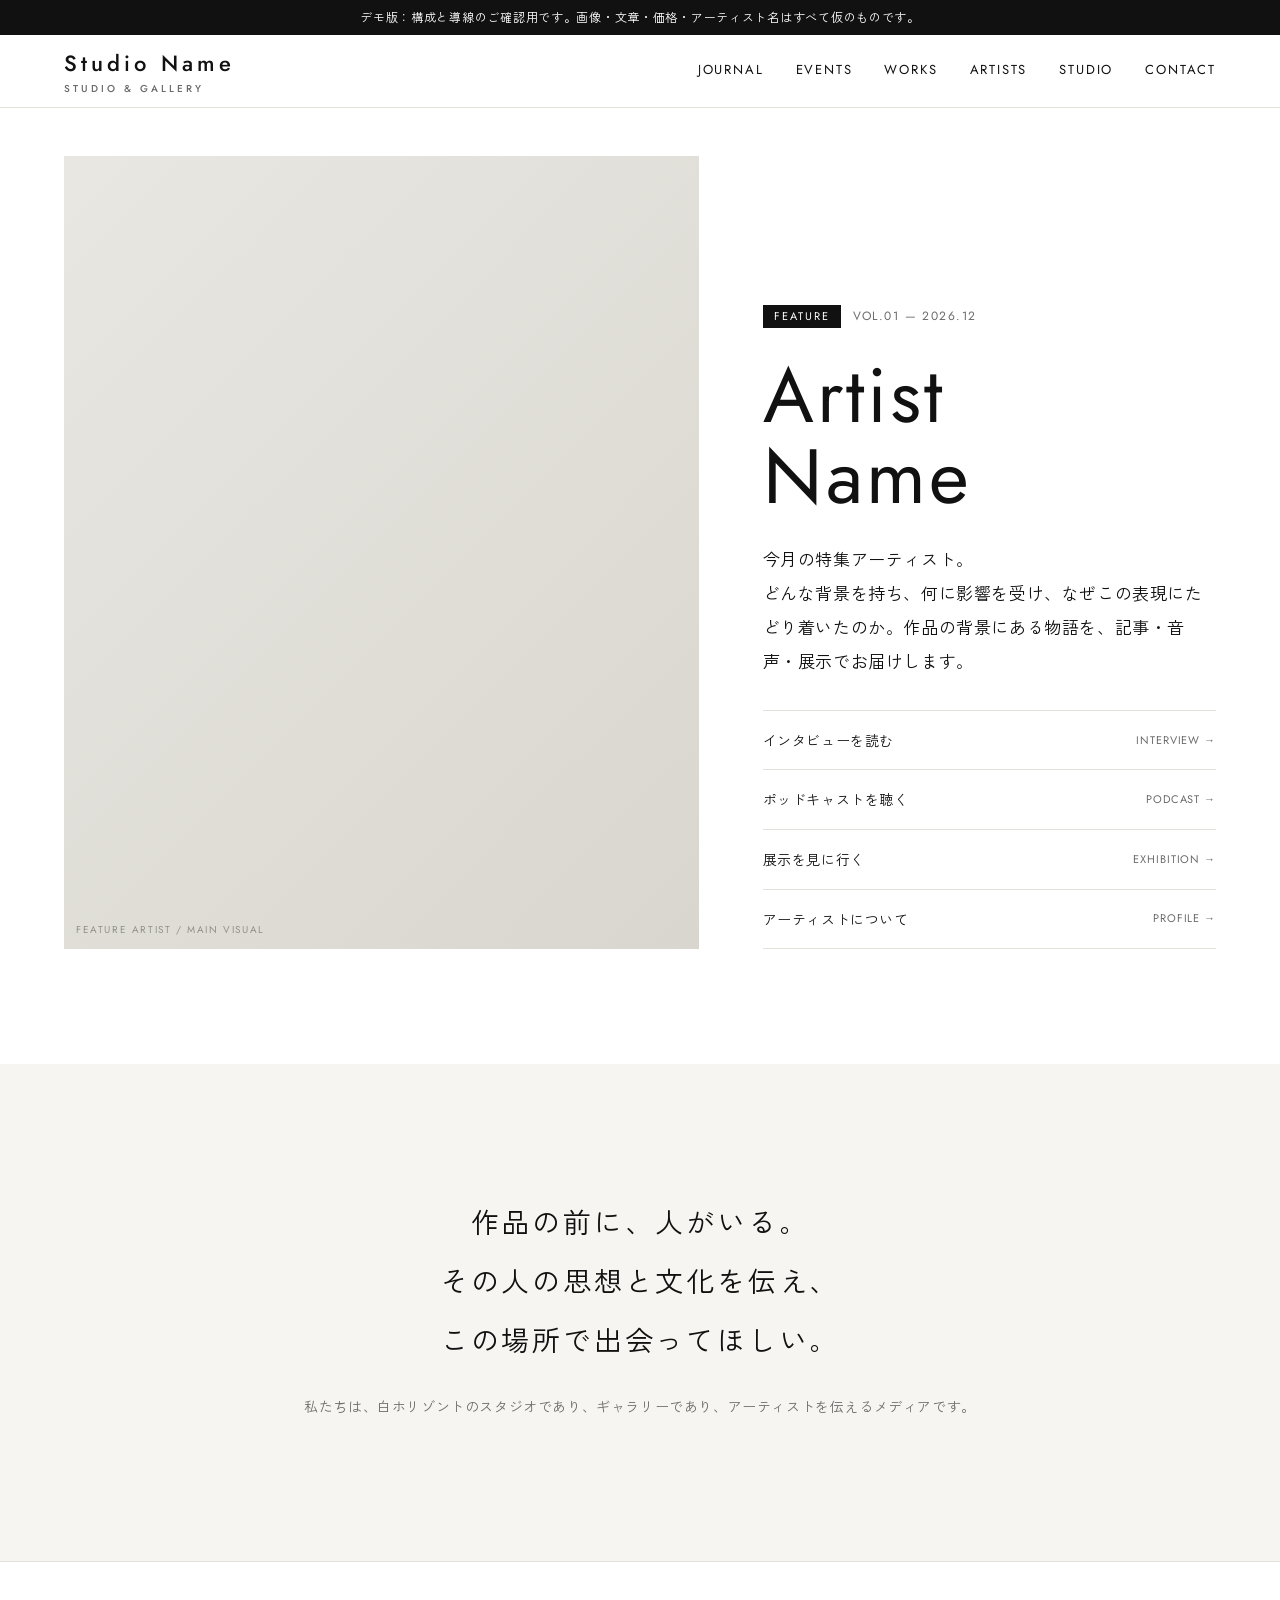
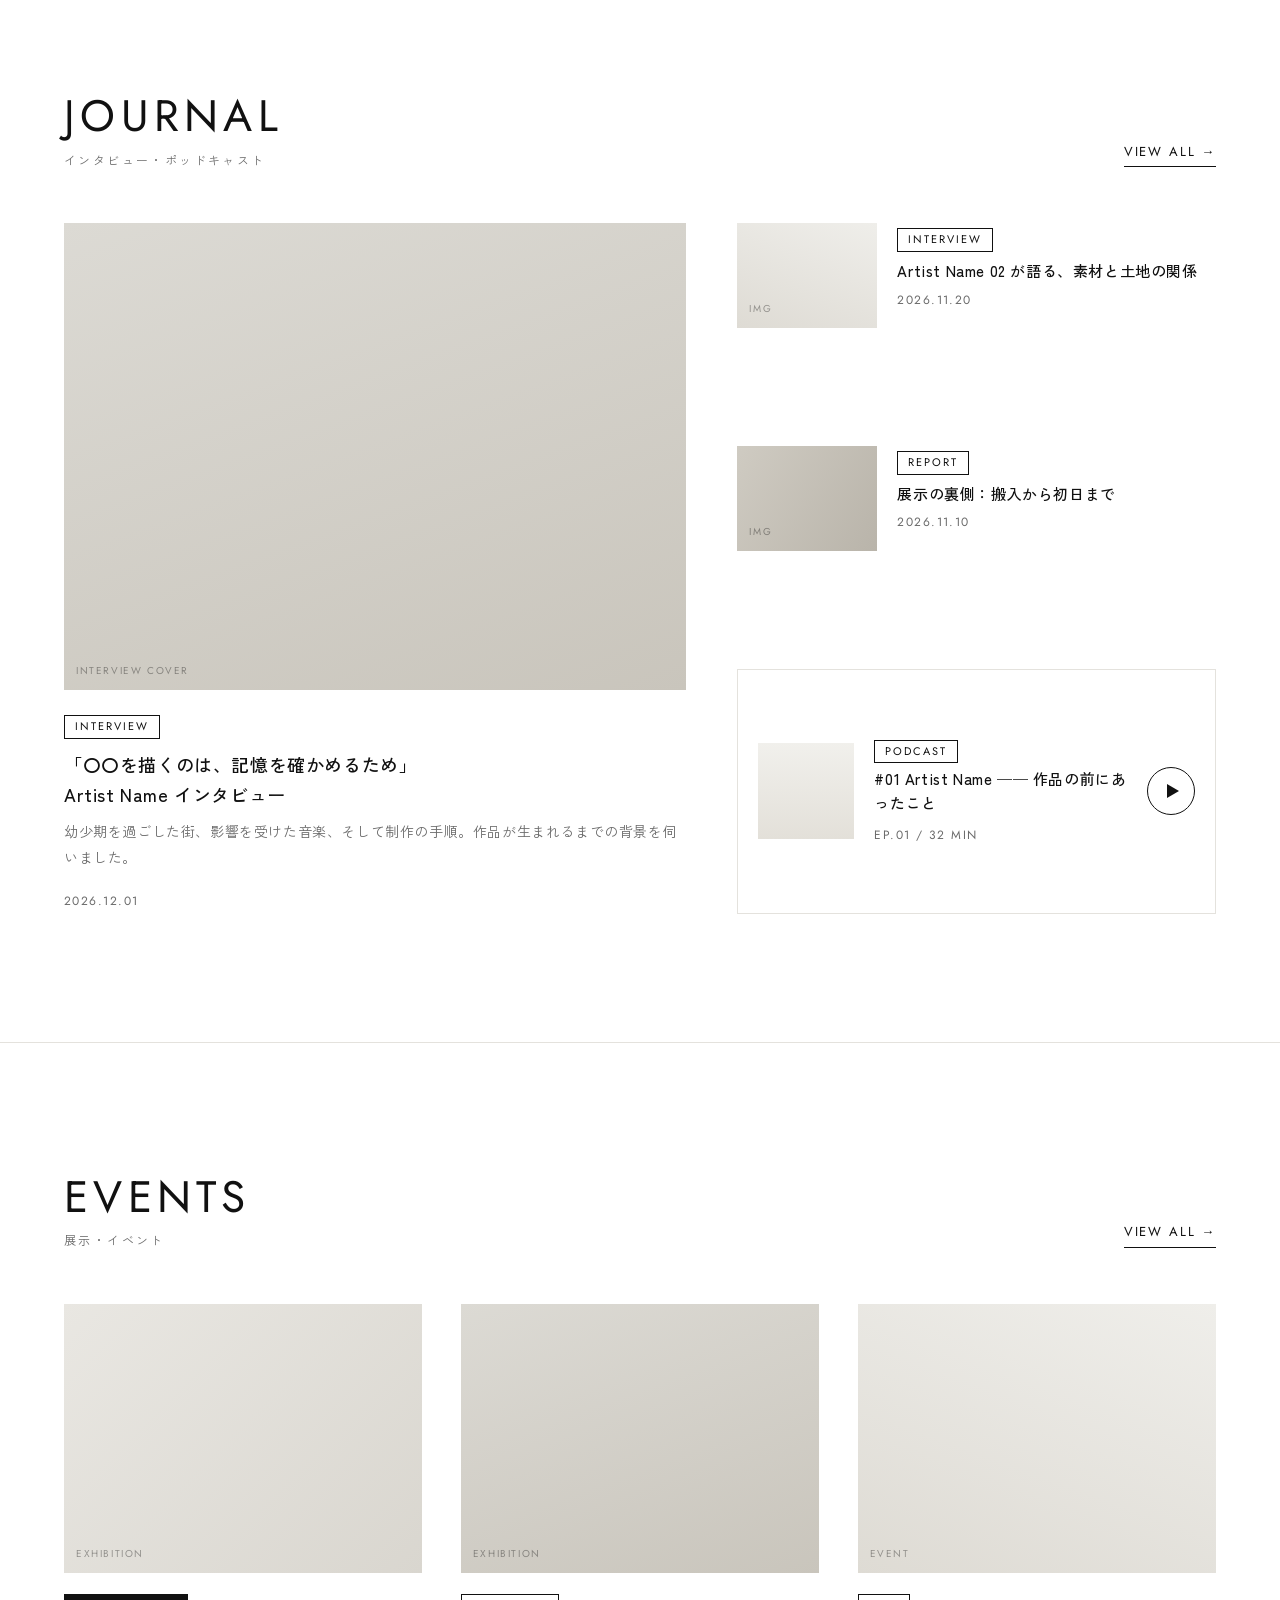
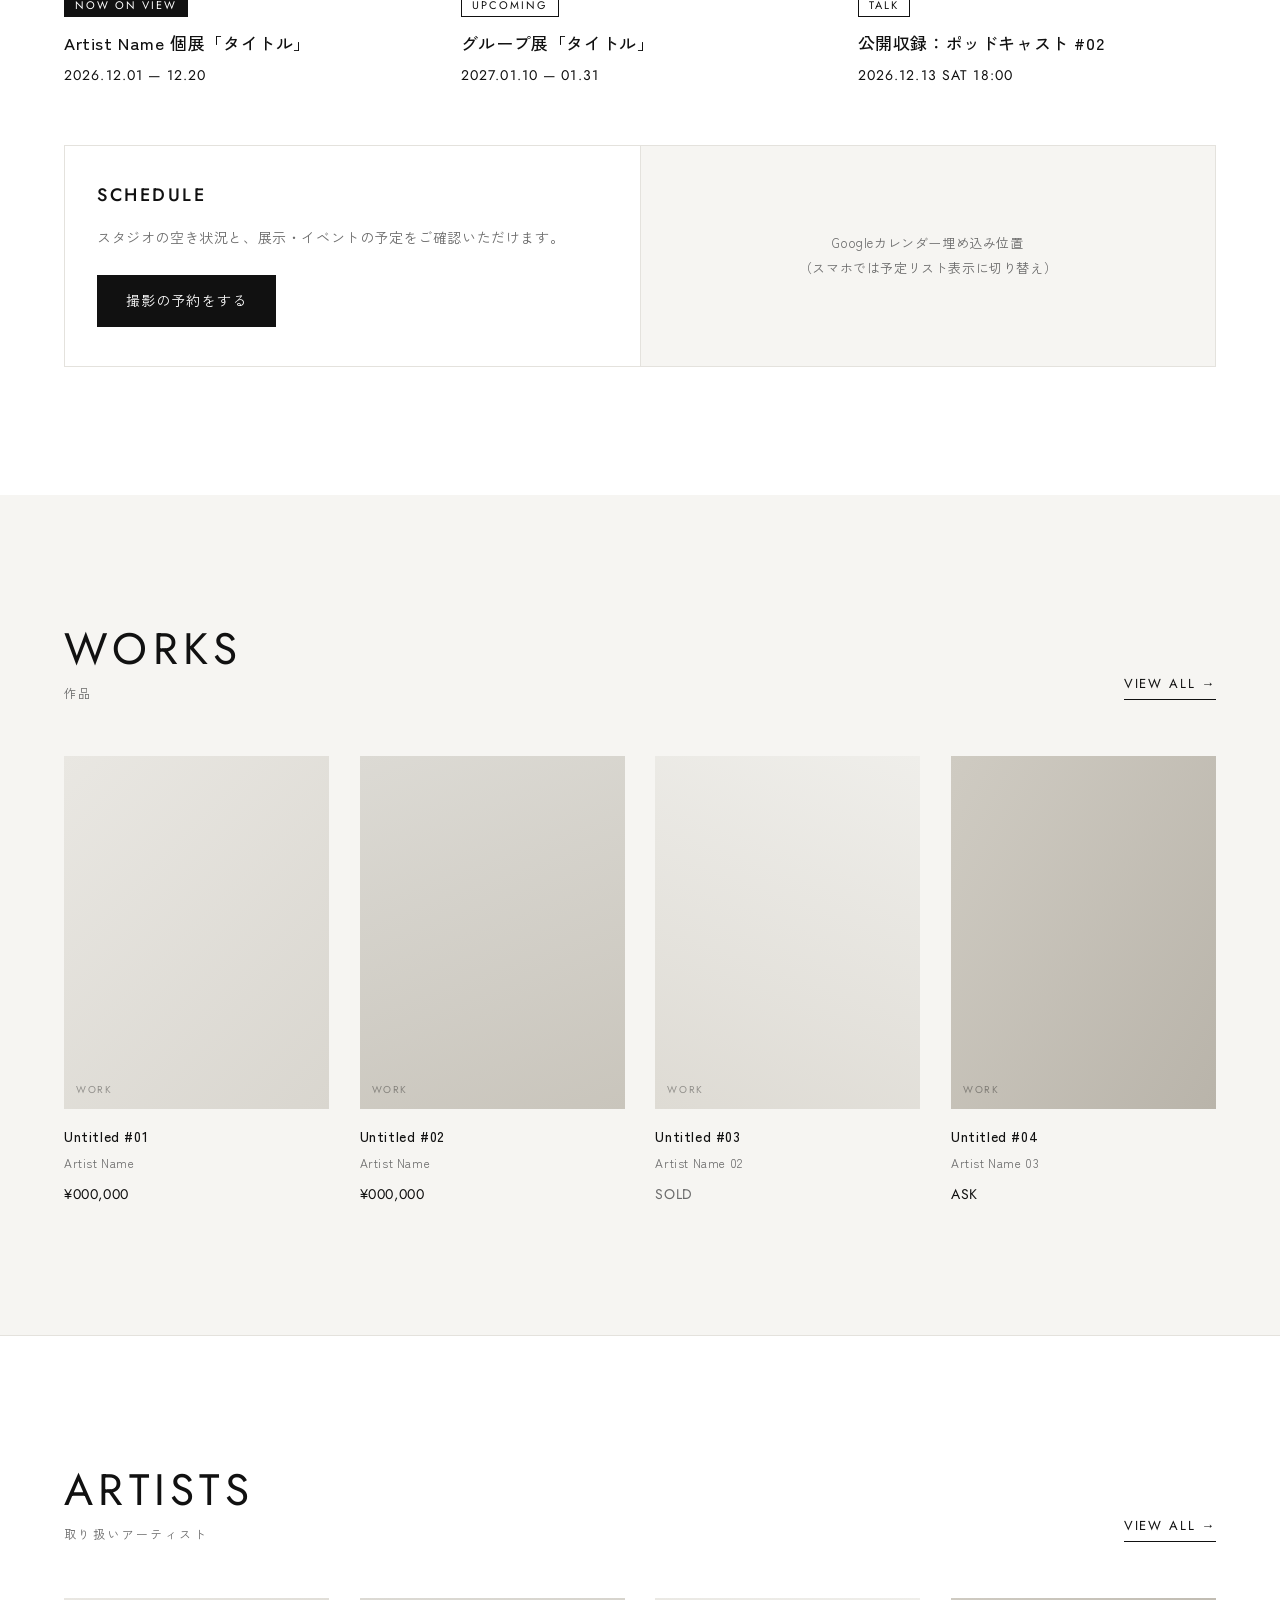
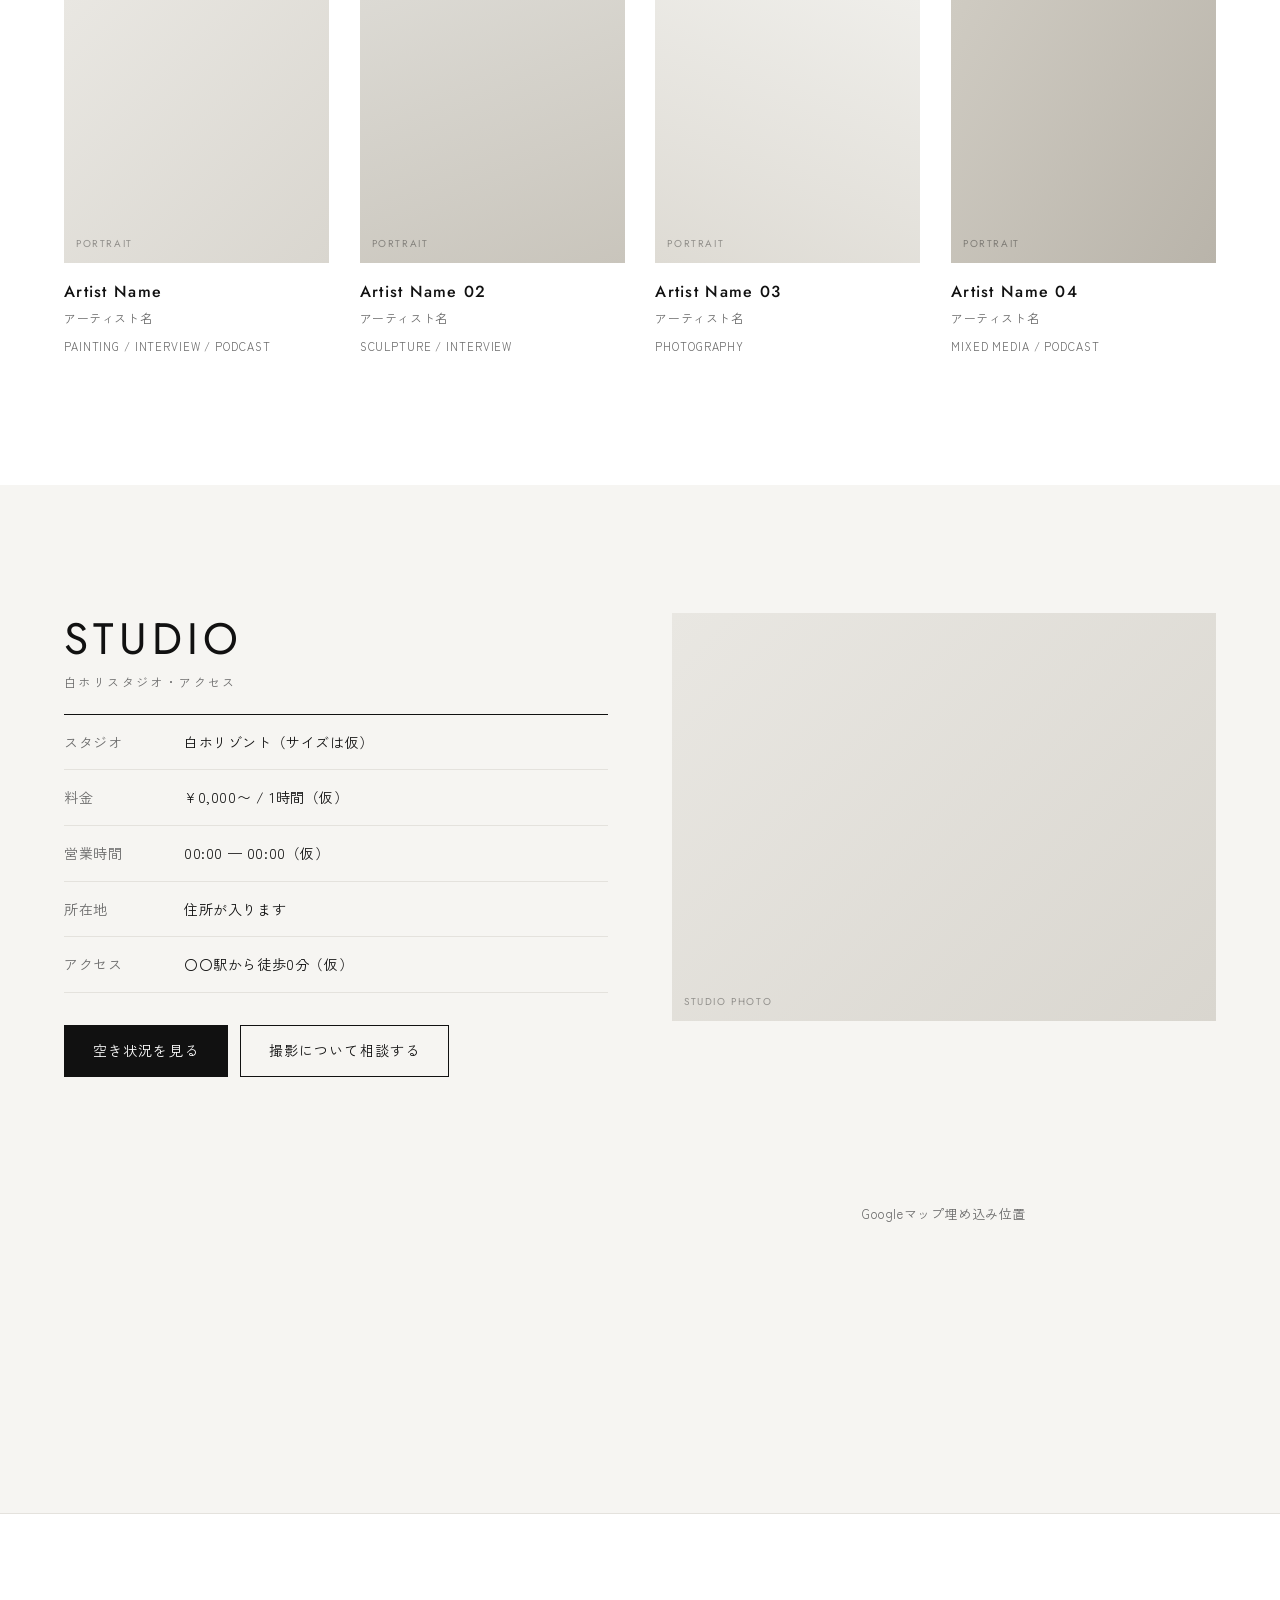
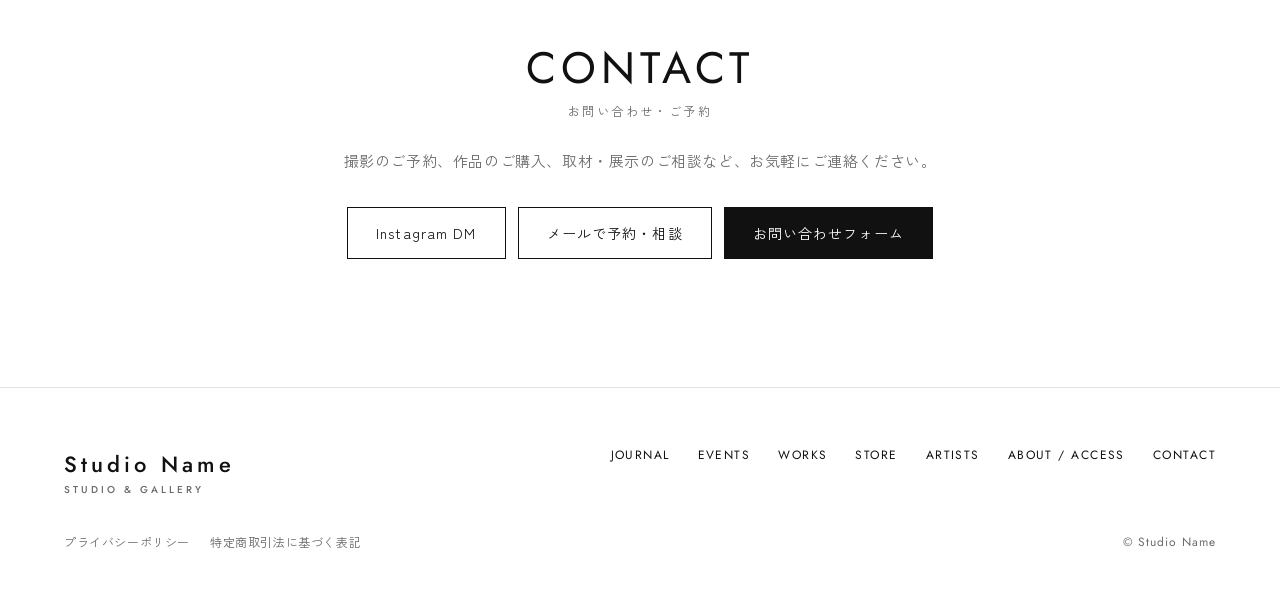
<file: index.html>
<!DOCTYPE html>
<html lang="ja">
<head>
<meta charset="UTF-8">
<meta name="viewport" content="width=device-width, initial-scale=1">
<title>Studio &amp; Gallery | Demo</title>
<meta name="robots" content="noindex">
<link rel="preconnect" href="https://fonts.googleapis.com">
<link rel="preconnect" href="https://fonts.gstatic.com" crossorigin>
<link href="https://fonts.googleapis.com/css2?family=Jost:wght@300;400;500&family=Zen+Kaku+Gothic+New:wght@400;500;700&display=swap" rel="stylesheet">
<link rel="stylesheet" href="assets/style.css">
</head>
<body>

<div class="demo-bar">デモ版：構成と導線のご確認用です。画像・文章・価格・アーティスト名はすべて仮のものです。</div>

<header class="header">
  <div class="wrap">
    <a href="index.html" class="logo">Studio Name<small>STUDIO &amp; GALLERY</small></a>
    <button class="menu-btn" aria-expanded="false">MENU</button>
    <nav class="nav">
      <a href="#journal">JOURNAL</a>
      <a href="#events">EVENTS</a>
      <a href="#works">WORKS</a>
      <a href="#artists">ARTISTS</a>
      <a href="#studio">STUDIO</a>
      <a href="#contact">CONTACT</a>
    </nav>
  </div>
</header>

<main>

  <!-- 1. Feature artist -->
  <section class="hero">
    <div class="wrap hero-grid">
      <div class="ph" data-label="FEATURE ARTIST / MAIN VISUAL"></div>
      <div>
        <div class="hero-kicker">
          <span class="label fill">FEATURE</span>
          <span class="meta">VOL.01 — 2026.12</span>
        </div>
        <h1 class="hero-title">Artist<br>Name</h1>
        <p class="hero-lead">今月の特集アーティスト。<br>どんな背景を持ち、何に影響を受け、なぜこの表現にたどり着いたのか。作品の背景にある物語を、記事・音声・展示でお届けします。</p>
        <div class="hero-links">
          <a href="journal.html"><span>インタビューを読む</span><span class="en">INTERVIEW →</span></a>
          <a href="#podcast"><span>ポッドキャストを聴く</span><span class="en">PODCAST →</span></a>
          <a href="#events"><span>展示を見に行く</span><span class="en">EXHIBITION →</span></a>
          <a href="artist.html"><span>アーティストについて</span><span class="en">PROFILE →</span></a>
        </div>
      </div>
    </div>
  </section>

  <!-- Statement -->
  <section class="sec paper statement">
    <div class="wrap">
      <p class="big">作品の前に、人がいる。<br>その人の思想と文化を伝え、<br>この場所で出会ってほしい。</p>
      <p class="small">私たちは、白ホリゾントのスタジオであり、ギャラリーであり、アーティストを伝えるメディアです。</p>
    </div>
  </section>

  <!-- 2. Journal / Podcast -->
  <section class="sec" id="journal">
    <div class="wrap">
      <div class="sec-head">
        <h2 class="sec-title">JOURNAL<span>インタビュー・ポッドキャスト</span></h2>
        <a href="journal.html" class="more">VIEW ALL</a>
      </div>
      <div class="feature-grid">
        <a href="journal.html" class="card">
          <div class="ph t2 r-land" data-label="INTERVIEW COVER"></div>
          <span class="label">INTERVIEW</span>
          <h3>「〇〇を描くのは、記憶を確かめるため」<br>Artist Name インタビュー</h3>
          <p>幼少期を過ごした街、影響を受けた音楽、そして制作の手順。作品が生まれるまでの背景を伺いました。</p>
          <span class="meta">2026.12.01</span>
        </a>
        <div class="card-list">
          <a href="journal.html" class="card card-row">
            <div class="ph t3 r-land" data-label="IMG"></div>
            <div><span class="label">INTERVIEW</span><h3>Artist Name 02 が語る、素材と土地の関係</h3><span class="meta">2026.11.20</span></div>
          </a>
          <a href="journal.html" class="card card-row">
            <div class="ph t4 r-land" data-label="IMG"></div>
            <div><span class="label">REPORT</span><h3>展示の裏側：搬入から初日まで</h3><span class="meta">2026.11.10</span></div>
          </a>
          <div class="podcast" id="podcast">
            <div class="ph t5" data-label=""></div>
            <div>
              <span class="label">PODCAST</span>
              <h4>#01 Artist Name ── 作品の前にあったこと</h4>
              <span class="meta">EP.01 / 32 MIN</span>
            </div>
            <button class="play" aria-label="再生"></button>
          </div>
        </div>
      </div>
    </div>
  </section>

  <!-- 3. Events -->
  <section class="sec" id="events">
    <div class="wrap">
      <div class="sec-head">
        <h2 class="sec-title">EVENTS<span>展示・イベント</span></h2>
        <a href="#events" class="more">VIEW ALL</a>
      </div>
      <div class="event-grid">
        <a href="#events" class="event">
          <div class="ph r-land" data-label="EXHIBITION"></div>
          <div style="margin-top:16px"><span class="label fill">NOW ON VIEW</span></div>
          <h3>Artist Name 個展「タイトル」</h3>
          <div class="date">2026.12.01 — 12.20</div>
        </a>
        <a href="#events" class="event">
          <div class="ph t2 r-land" data-label="EXHIBITION"></div>
          <div style="margin-top:16px"><span class="label">UPCOMING</span></div>
          <h3>グループ展「タイトル」</h3>
          <div class="date">2027.01.10 — 01.31</div>
        </a>
        <a href="#events" class="event">
          <div class="ph t3 r-land" data-label="EVENT"></div>
          <div style="margin-top:16px"><span class="label">TALK</span></div>
          <h3>公開収録：ポッドキャスト #02</h3>
          <div class="date">2026.12.13 SAT 18:00</div>
        </a>
      </div>

      <div class="calendar">
        <div>
          <h3 class="en" style="font-size:18px;letter-spacing:.14em">SCHEDULE</h3>
          <p style="color:var(--sub);font-size:14px;margin-top:12px">スタジオの空き状況と、展示・イベントの予定をご確認いただけます。</p>
          <div class="btns" style="margin-top:24px">
            <a href="#contact" class="btn fill">撮影の予約をする</a>
          </div>
        </div>
        <div class="cal-embed">Googleカレンダー埋め込み位置<br>（スマホでは予定リスト表示に切り替え）</div>
      </div>
    </div>
  </section>

  <!-- 4. Works -->
  <section class="sec paper" id="works">
    <div class="wrap">
      <div class="sec-head">
        <h2 class="sec-title">WORKS<span>作品</span></h2>
        <a href="#works" class="more">VIEW ALL</a>
      </div>
      <div class="works-grid">
        <a href="#works" class="work"><div class="ph r-port" data-label="WORK"></div><h3>Untitled #01</h3><div class="artist">Artist Name</div><div class="price">¥000,000</div></a>
        <a href="#works" class="work"><div class="ph t2 r-port" data-label="WORK"></div><h3>Untitled #02</h3><div class="artist">Artist Name</div><div class="price">¥000,000</div></a>
        <a href="#works" class="work"><div class="ph t3 r-port" data-label="WORK"></div><h3>Untitled #03</h3><div class="artist">Artist Name 02</div><div class="price sold">SOLD</div></a>
        <a href="#works" class="work"><div class="ph t4 r-port" data-label="WORK"></div><h3>Untitled #04</h3><div class="artist">Artist Name 03</div><div class="price">ASK</div></a>
      </div>
    </div>
  </section>

  <!-- 5. Artists -->
  <section class="sec" id="artists">
    <div class="wrap">
      <div class="sec-head">
        <h2 class="sec-title">ARTISTS<span>取り扱いアーティスト</span></h2>
        <a href="artist.html" class="more">VIEW ALL</a>
      </div>
      <div class="artist-grid">
        <a href="artist.html" class="artist-card"><div class="ph r-sq" data-label="PORTRAIT"></div><h3>Artist Name</h3><div class="ja">アーティスト名</div><div class="tags">PAINTING / INTERVIEW / PODCAST</div></a>
        <a href="artist.html" class="artist-card"><div class="ph t2 r-sq" data-label="PORTRAIT"></div><h3>Artist Name 02</h3><div class="ja">アーティスト名</div><div class="tags">SCULPTURE / INTERVIEW</div></a>
        <a href="artist.html" class="artist-card"><div class="ph t3 r-sq" data-label="PORTRAIT"></div><h3>Artist Name 03</h3><div class="ja">アーティスト名</div><div class="tags">PHOTOGRAPHY</div></a>
        <a href="artist.html" class="artist-card"><div class="ph t4 r-sq" data-label="PORTRAIT"></div><h3>Artist Name 04</h3><div class="ja">アーティスト名</div><div class="tags">MIXED MEDIA / PODCAST</div></a>
      </div>
    </div>
  </section>

  <!-- 6. Studio / Access -->
  <section class="sec paper" id="studio">
    <div class="wrap studio-grid">
      <div>
        <h2 class="sec-title">STUDIO<span>白ホリスタジオ・アクセス</span></h2>
        <div class="spec">
          <dl>
            <dt>スタジオ</dt><dd>白ホリゾント（サイズは仮）</dd>
            <dt>料金</dt><dd>¥0,000〜 / 1時間（仮）</dd>
            <dt>営業時間</dt><dd>00:00 — 00:00（仮）</dd>
            <dt>所在地</dt><dd>住所が入ります</dd>
            <dt>アクセス</dt><dd>〇〇駅から徒歩0分（仮）</dd>
          </dl>
        </div>
        <div class="btns">
          <a href="#events" class="btn fill">空き状況を見る</a>
          <a href="#contact" class="btn">撮影について相談する</a>
        </div>
      </div>
      <div>
        <div class="ph r-land" data-label="STUDIO PHOTO"></div>
        <div class="map">Googleマップ埋め込み位置</div>
      </div>
    </div>
  </section>

  <!-- Contact -->
  <section class="sec contact" id="contact">
    <div class="wrap">
      <h2 class="sec-title">CONTACT<span>お問い合わせ・ご予約</span></h2>
      <p style="margin-top:28px;color:var(--sub)">撮影のご予約、作品のご購入、取材・展示のご相談など、お気軽にご連絡ください。</p>
      <div class="btns">
        <a href="https://www.instagram.com/" target="_blank" rel="noopener" class="btn">Instagram DM</a>
        <a href="#" class="btn" data-mail data-subject="【Studio Name】撮影スタジオのご予約について" data-body="お名前：&#10;ご希望日時：&#10;ご利用人数：&#10;撮影内容：">メールで予約・相談</a>
        <a href="#contact" class="btn fill">お問い合わせフォーム</a>
      </div>
    </div>
  </section>

</main>

<footer class="footer">
  <div class="wrap">
    <a href="index.html" class="logo">Studio Name<small>STUDIO &amp; GALLERY</small></a>
    <nav>
      <a href="#journal">JOURNAL</a><a href="#events">EVENTS</a><a href="#works">WORKS</a>
      <a href="#works">STORE</a><a href="#artists">ARTISTS</a><a href="#studio">ABOUT / ACCESS</a><a href="#contact">CONTACT</a>
    </nav>
    <div class="legal">
      <div><a href="#">プライバシーポリシー</a><a href="#">特定商取引法に基づく表記</a></div>
      <span class="en">© Studio Name</span>
    </div>
  </div>
</footer>

<nav class="sp-bar" aria-label="クイックアクション">
  <a href="#events"><svg viewBox="0 0 24 24" fill="none" stroke="currentColor" stroke-width="1.5"><rect x="3" y="5" width="18" height="16"/><path d="M3 10h18M8 3v4M16 3v4"/></svg>予約</a>
  <a href="https://www.instagram.com/" target="_blank" rel="noopener"><svg viewBox="0 0 24 24" fill="none" stroke="currentColor" stroke-width="1.5"><rect x="3" y="3" width="18" height="18" rx="5"/><circle cx="12" cy="12" r="4"/><circle cx="17.5" cy="6.5" r=".8" fill="currentColor"/></svg>Instagram</a>
  <a href="#" data-mail data-subject="【Studio Name】撮影スタジオのご予約について" data-body="お名前：&#10;ご希望日時：&#10;ご利用人数：&#10;撮影内容："><svg viewBox="0 0 24 24" fill="none" stroke="currentColor" stroke-width="1.5"><rect x="3" y="5" width="18" height="14"/><path d="M3 6l9 7 9-7"/></svg>メール</a>
  <a href="#studio"><svg viewBox="0 0 24 24" fill="none" stroke="currentColor" stroke-width="1.5"><path d="M12 21s-7-6.5-7-12a7 7 0 0114 0c0 5.5-7 12-7 12z"/><circle cx="12" cy="9" r="2.5"/></svg>アクセス</a>
</nav>

<script src="assets/main.js"></script>
</body>
</html>
</file>
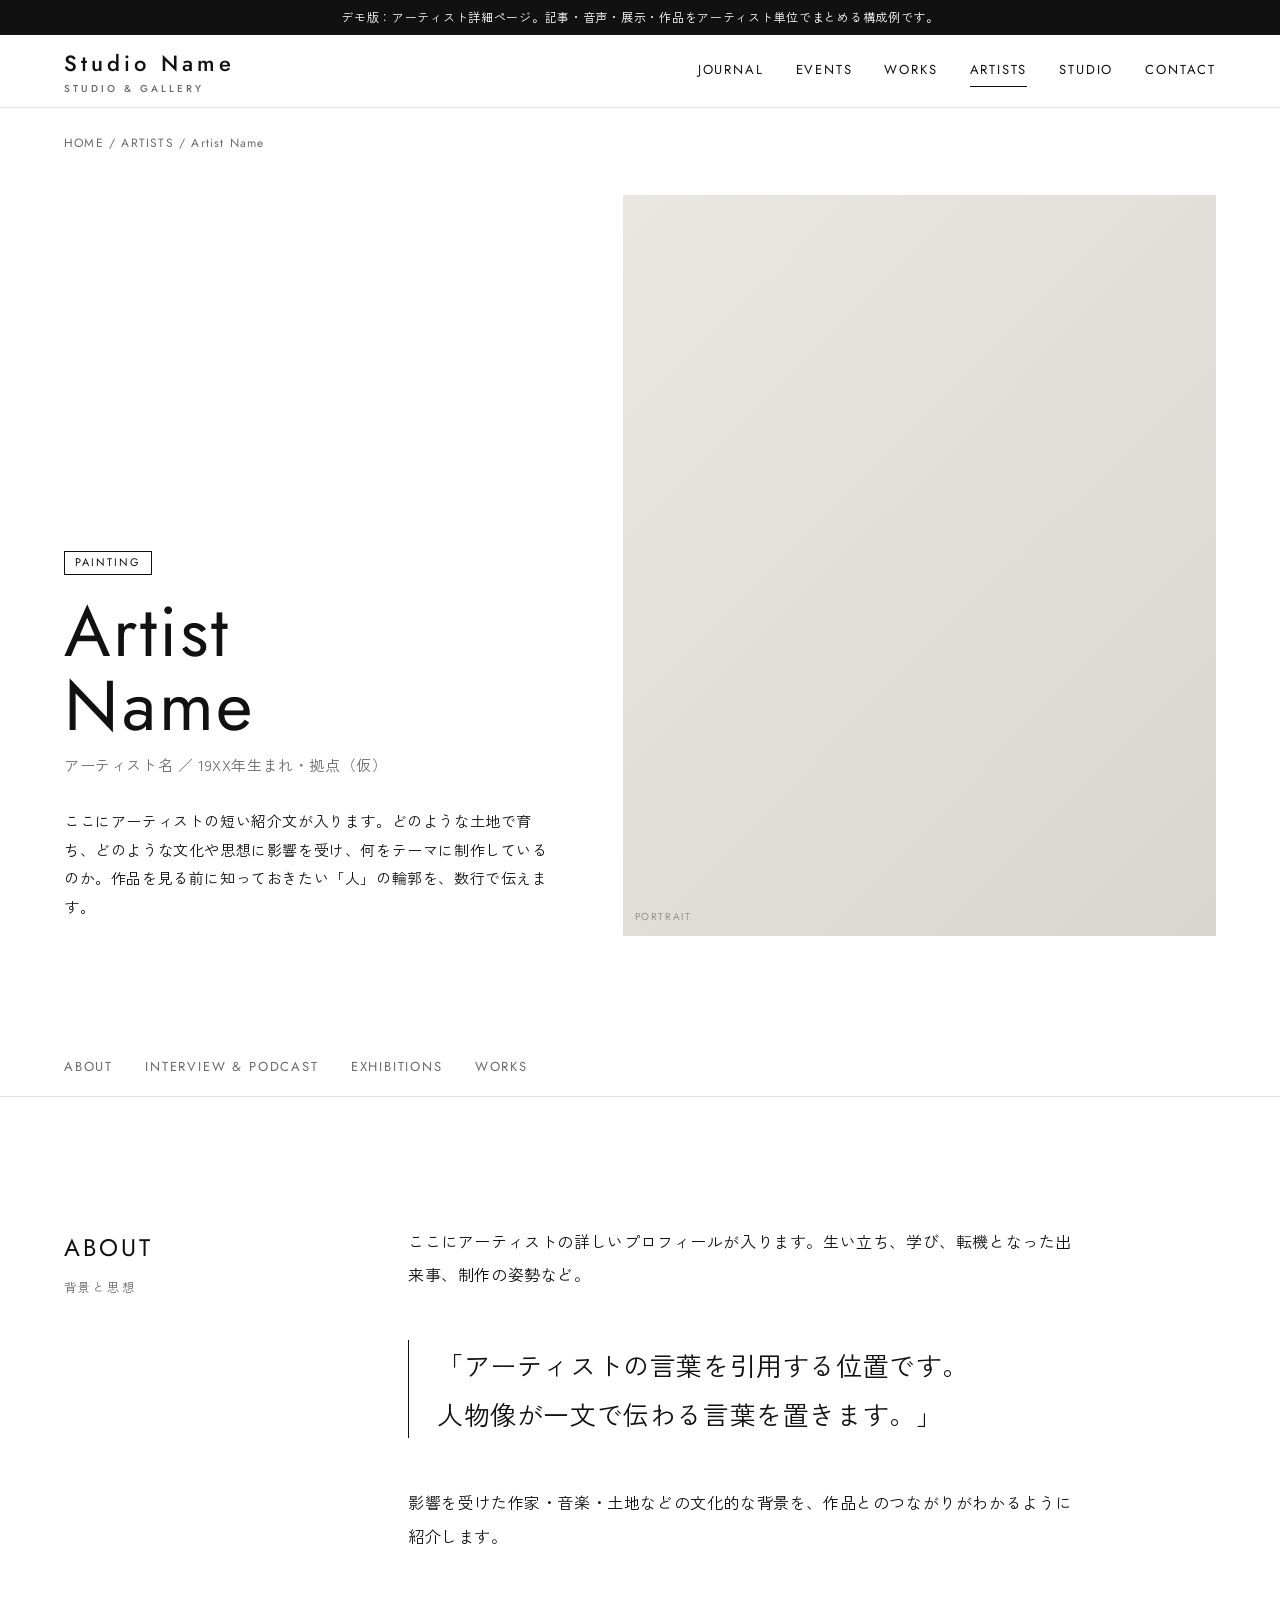
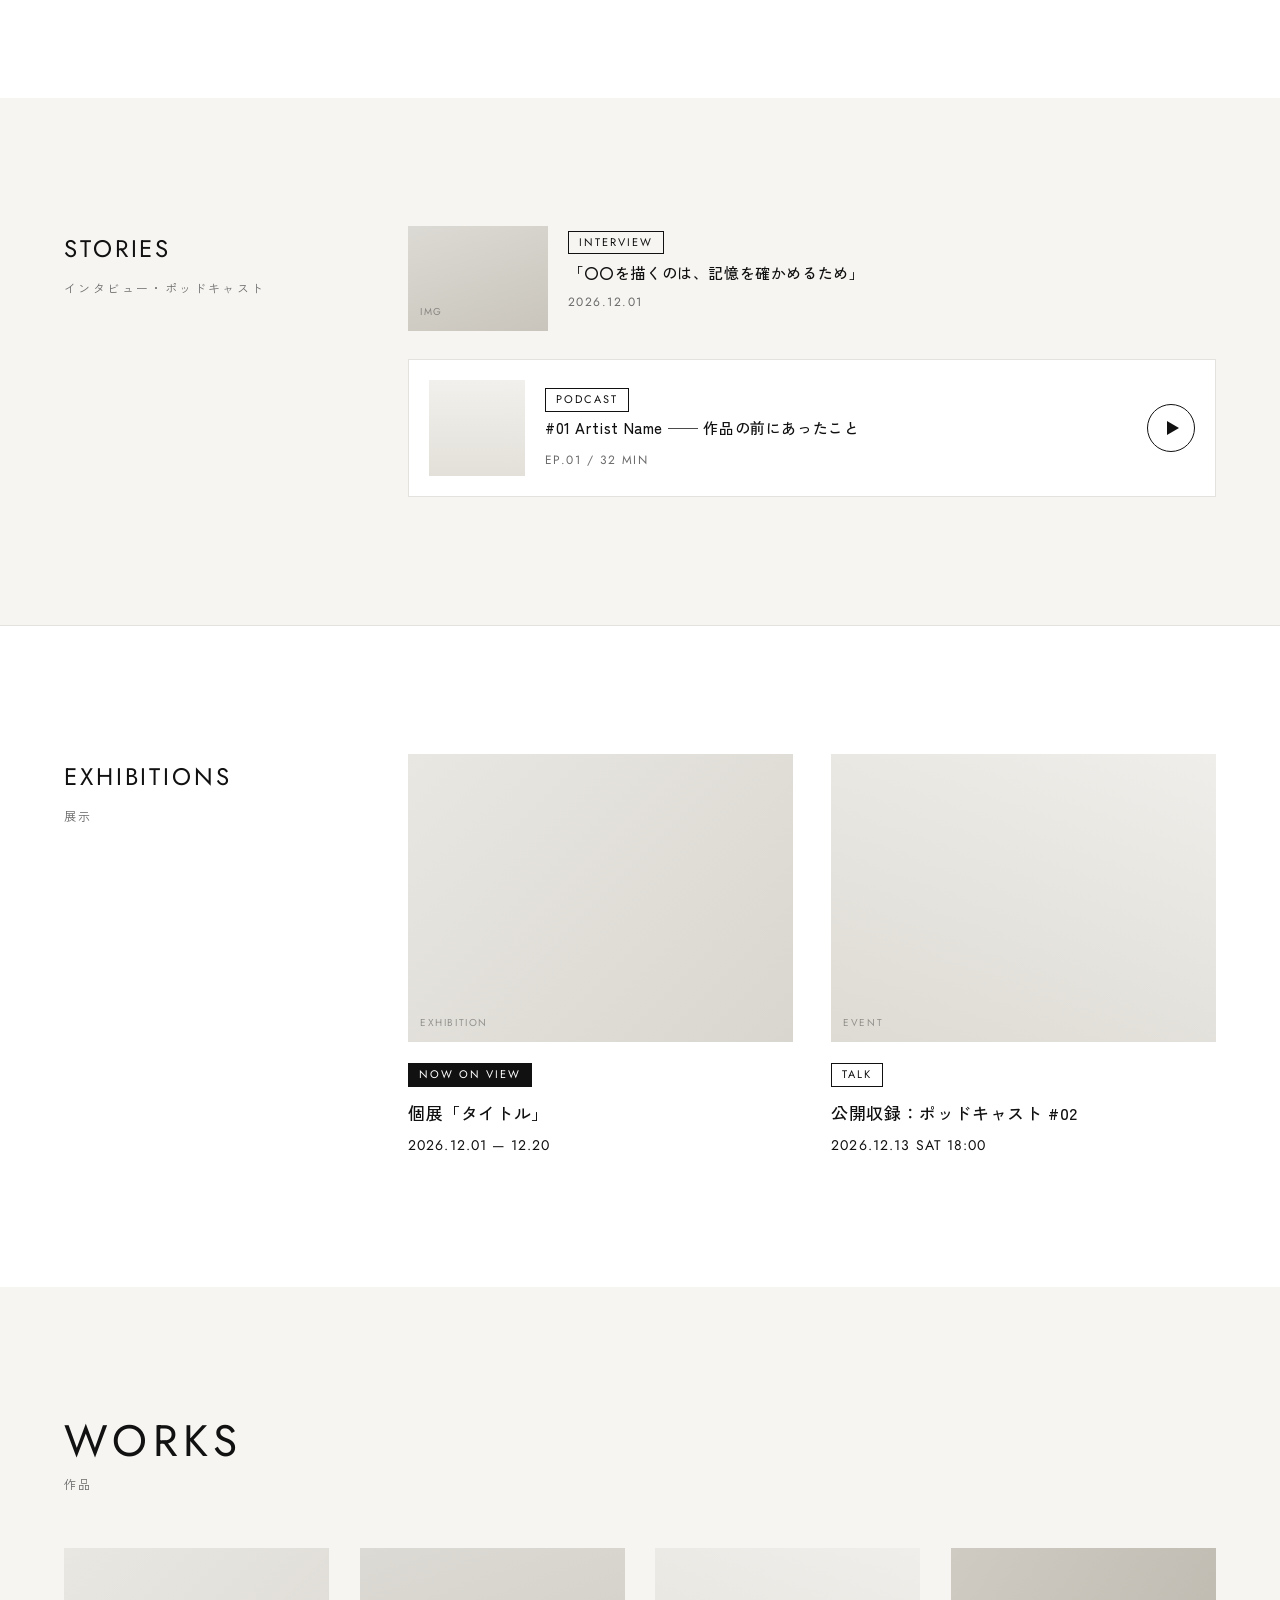
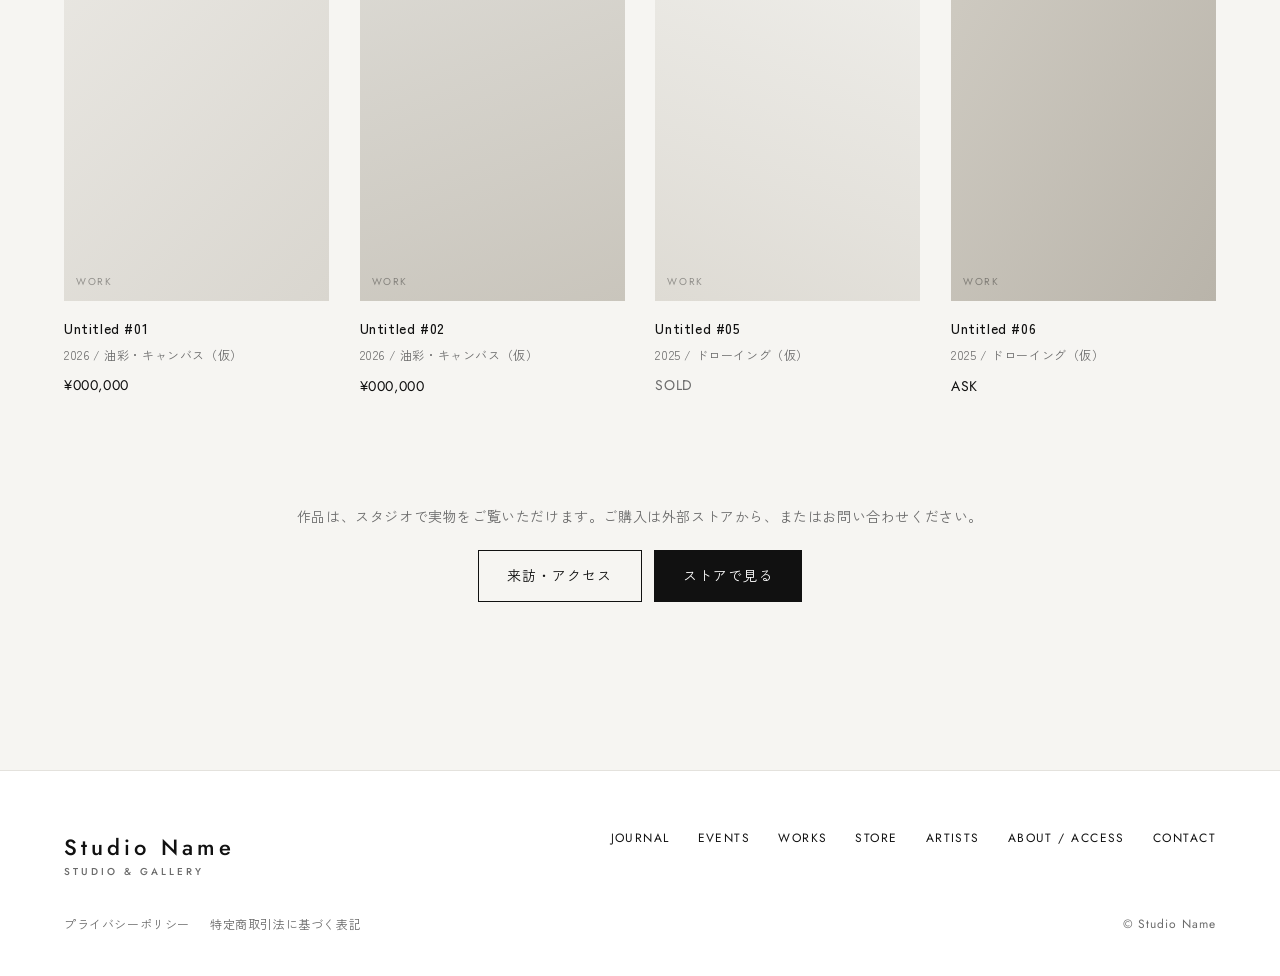
<file: artist.html>
<!DOCTYPE html>
<html lang="ja">
<head>
<meta charset="UTF-8">
<meta name="viewport" content="width=device-width, initial-scale=1">
<title>Artist Name | Studio &amp; Gallery Demo</title>
<meta name="robots" content="noindex">
<link rel="preconnect" href="https://fonts.googleapis.com">
<link rel="preconnect" href="https://fonts.gstatic.com" crossorigin>
<link href="https://fonts.googleapis.com/css2?family=Jost:wght@300;400;500&family=Zen+Kaku+Gothic+New:wght@400;500;700&display=swap" rel="stylesheet">
<link rel="stylesheet" href="assets/style.css">
</head>
<body>

<div class="demo-bar">デモ版：アーティスト詳細ページ。記事・音声・展示・作品をアーティスト単位でまとめる構成例です。</div>

<header class="header">
  <div class="wrap">
    <a href="index.html" class="logo">Studio Name<small>STUDIO &amp; GALLERY</small></a>
    <button class="menu-btn" aria-expanded="false">MENU</button>
    <nav class="nav">
      <a href="index.html#journal">JOURNAL</a>
      <a href="index.html#events">EVENTS</a>
      <a href="index.html#works">WORKS</a>
      <a href="index.html#artists" class="is-current">ARTISTS</a>
      <a href="index.html#studio">STUDIO</a>
      <a href="index.html#contact">CONTACT</a>
    </nav>
  </div>
</header>

<main>
  <div class="wrap breadcrumb"><a href="index.html">HOME</a> / <a href="index.html#artists">ARTISTS</a> / Artist Name</div>

  <section class="wrap artist-hero">
    <div>
      <span class="label">PAINTING</span>
      <h1 style="margin-top:20px">Artist<br>Name</h1>
      <p class="ja">アーティスト名 ／ 19XX年生まれ・拠点（仮）</p>
      <p>ここにアーティストの短い紹介文が入ります。どのような土地で育ち、どのような文化や思想に影響を受け、何をテーマに制作しているのか。作品を見る前に知っておきたい「人」の輪郭を、数行で伝えます。</p>
    </div>
    <div class="ph" data-label="PORTRAIT"></div>
  </section>

  <nav class="tabs" aria-label="ページ内メニュー">
    <div class="wrap">
      <a href="#about">ABOUT</a>
      <a href="#stories">INTERVIEW &amp; PODCAST</a>
      <a href="#exhibitions">EXHIBITIONS</a>
      <a href="#works">WORKS</a>
    </div>
  </nav>

  <section class="sec" id="about">
    <div class="wrap two-col">
      <h2>ABOUT<span>背景と思想</span></h2>
      <div class="prose">
        <p>ここにアーティストの詳しいプロフィールが入ります。生い立ち、学び、転機となった出来事、制作の姿勢など。</p>
        <div class="quote">「アーティストの言葉を引用する位置です。<br>人物像が一文で伝わる言葉を置きます。」</div>
        <p>影響を受けた作家・音楽・土地などの文化的な背景を、作品とのつながりがわかるように紹介します。</p>
      </div>
    </div>
  </section>

  <section class="sec paper" id="stories">
    <div class="wrap two-col">
      <h2>STORIES<span>インタビュー・ポッドキャスト</span></h2>
      <div style="display:grid;gap:28px">
        <a href="journal.html" class="card card-row">
          <div class="ph t2 r-land" data-label="IMG"></div>
          <div><span class="label">INTERVIEW</span><h3>「〇〇を描くのは、記憶を確かめるため」</h3><span class="meta">2026.12.01</span></div>
        </a>
        <div class="podcast">
          <div class="ph t5" data-label=""></div>
          <div><span class="label">PODCAST</span><h4>#01 Artist Name ── 作品の前にあったこと</h4><span class="meta">EP.01 / 32 MIN</span></div>
          <button class="play" aria-label="再生"></button>
        </div>
      </div>
    </div>
  </section>

  <section class="sec" id="exhibitions">
    <div class="wrap two-col">
      <h2>EXHIBITIONS<span>展示</span></h2>
      <div class="event-grid cols-2">
        <a href="index.html#events" class="event">
          <div class="ph r-land" data-label="EXHIBITION"></div>
          <div style="margin-top:16px"><span class="label fill">NOW ON VIEW</span></div>
          <h3>個展「タイトル」</h3>
          <div class="date">2026.12.01 — 12.20</div>
        </a>
        <a href="index.html#events" class="event">
          <div class="ph t3 r-land" data-label="EVENT"></div>
          <div style="margin-top:16px"><span class="label">TALK</span></div>
          <h3>公開収録：ポッドキャスト #02</h3>
          <div class="date">2026.12.13 SAT 18:00</div>
        </a>
      </div>
    </div>
  </section>

  <section class="sec paper" id="works">
    <div class="wrap">
      <div class="sec-head">
        <h2 class="sec-title">WORKS<span>作品</span></h2>
      </div>
      <div class="works-grid">
        <a href="#works" class="work"><div class="ph r-port" data-label="WORK"></div><h3>Untitled #01</h3><div class="artist">2026 / 油彩・キャンバス（仮）</div><div class="price">¥000,000</div></a>
        <a href="#works" class="work"><div class="ph t2 r-port" data-label="WORK"></div><h3>Untitled #02</h3><div class="artist">2026 / 油彩・キャンバス（仮）</div><div class="price">¥000,000</div></a>
        <a href="#works" class="work"><div class="ph t3 r-port" data-label="WORK"></div><h3>Untitled #05</h3><div class="artist">2025 / ドローイング（仮）</div><div class="price sold">SOLD</div></a>
        <a href="#works" class="work"><div class="ph t4 r-port" data-label="WORK"></div><h3>Untitled #06</h3><div class="artist">2025 / ドローイング（仮）</div><div class="price">ASK</div></a>
      </div>
      <div class="visit-note">
        <p>作品は、スタジオで実物をご覧いただけます。ご購入は外部ストアから、またはお問い合わせください。</p>
        <div class="btns">
          <a href="index.html#studio" class="btn">来訪・アクセス</a>
          <a href="#" class="btn fill" onclick="alert('本番ではBASE / STORES / Shopifyの商品ページへリンクします。');return false;">ストアで見る</a>
        </div>
      </div>
    </div>
  </section>
</main>

<footer class="footer">
  <div class="wrap">
    <a href="index.html" class="logo">Studio Name<small>STUDIO &amp; GALLERY</small></a>
    <nav>
      <a href="index.html#journal">JOURNAL</a><a href="index.html#events">EVENTS</a><a href="index.html#works">WORKS</a>
      <a href="index.html#works">STORE</a><a href="index.html#artists">ARTISTS</a><a href="index.html#studio">ABOUT / ACCESS</a><a href="index.html#contact">CONTACT</a>
    </nav>
    <div class="legal">
      <div><a href="#">プライバシーポリシー</a><a href="#">特定商取引法に基づく表記</a></div>
      <span class="en">© Studio Name</span>
    </div>
  </div>
</footer>

<nav class="sp-bar" aria-label="クイックアクション">
  <a href="index.html#events"><svg viewBox="0 0 24 24" fill="none" stroke="currentColor" stroke-width="1.5"><rect x="3" y="5" width="18" height="16"/><path d="M3 10h18M8 3v4M16 3v4"/></svg>予約</a>
  <a href="https://www.instagram.com/" target="_blank" rel="noopener"><svg viewBox="0 0 24 24" fill="none" stroke="currentColor" stroke-width="1.5"><rect x="3" y="3" width="18" height="18" rx="5"/><circle cx="12" cy="12" r="4"/><circle cx="17.5" cy="6.5" r=".8" fill="currentColor"/></svg>Instagram</a>
  <a href="#" data-mail data-subject="【Studio Name】作品についてのお問い合わせ" data-body="お名前：&#10;作品名：&#10;お問い合わせ内容："><svg viewBox="0 0 24 24" fill="none" stroke="currentColor" stroke-width="1.5"><rect x="3" y="5" width="18" height="14"/><path d="M3 6l9 7 9-7"/></svg>メール</a>
  <a href="index.html#studio"><svg viewBox="0 0 24 24" fill="none" stroke="currentColor" stroke-width="1.5"><path d="M12 21s-7-6.5-7-12a7 7 0 0114 0c0 5.5-7 12-7 12z"/><circle cx="12" cy="9" r="2.5"/></svg>アクセス</a>
</nav>

<script src="assets/main.js"></script>
</body>
</html>
</file>
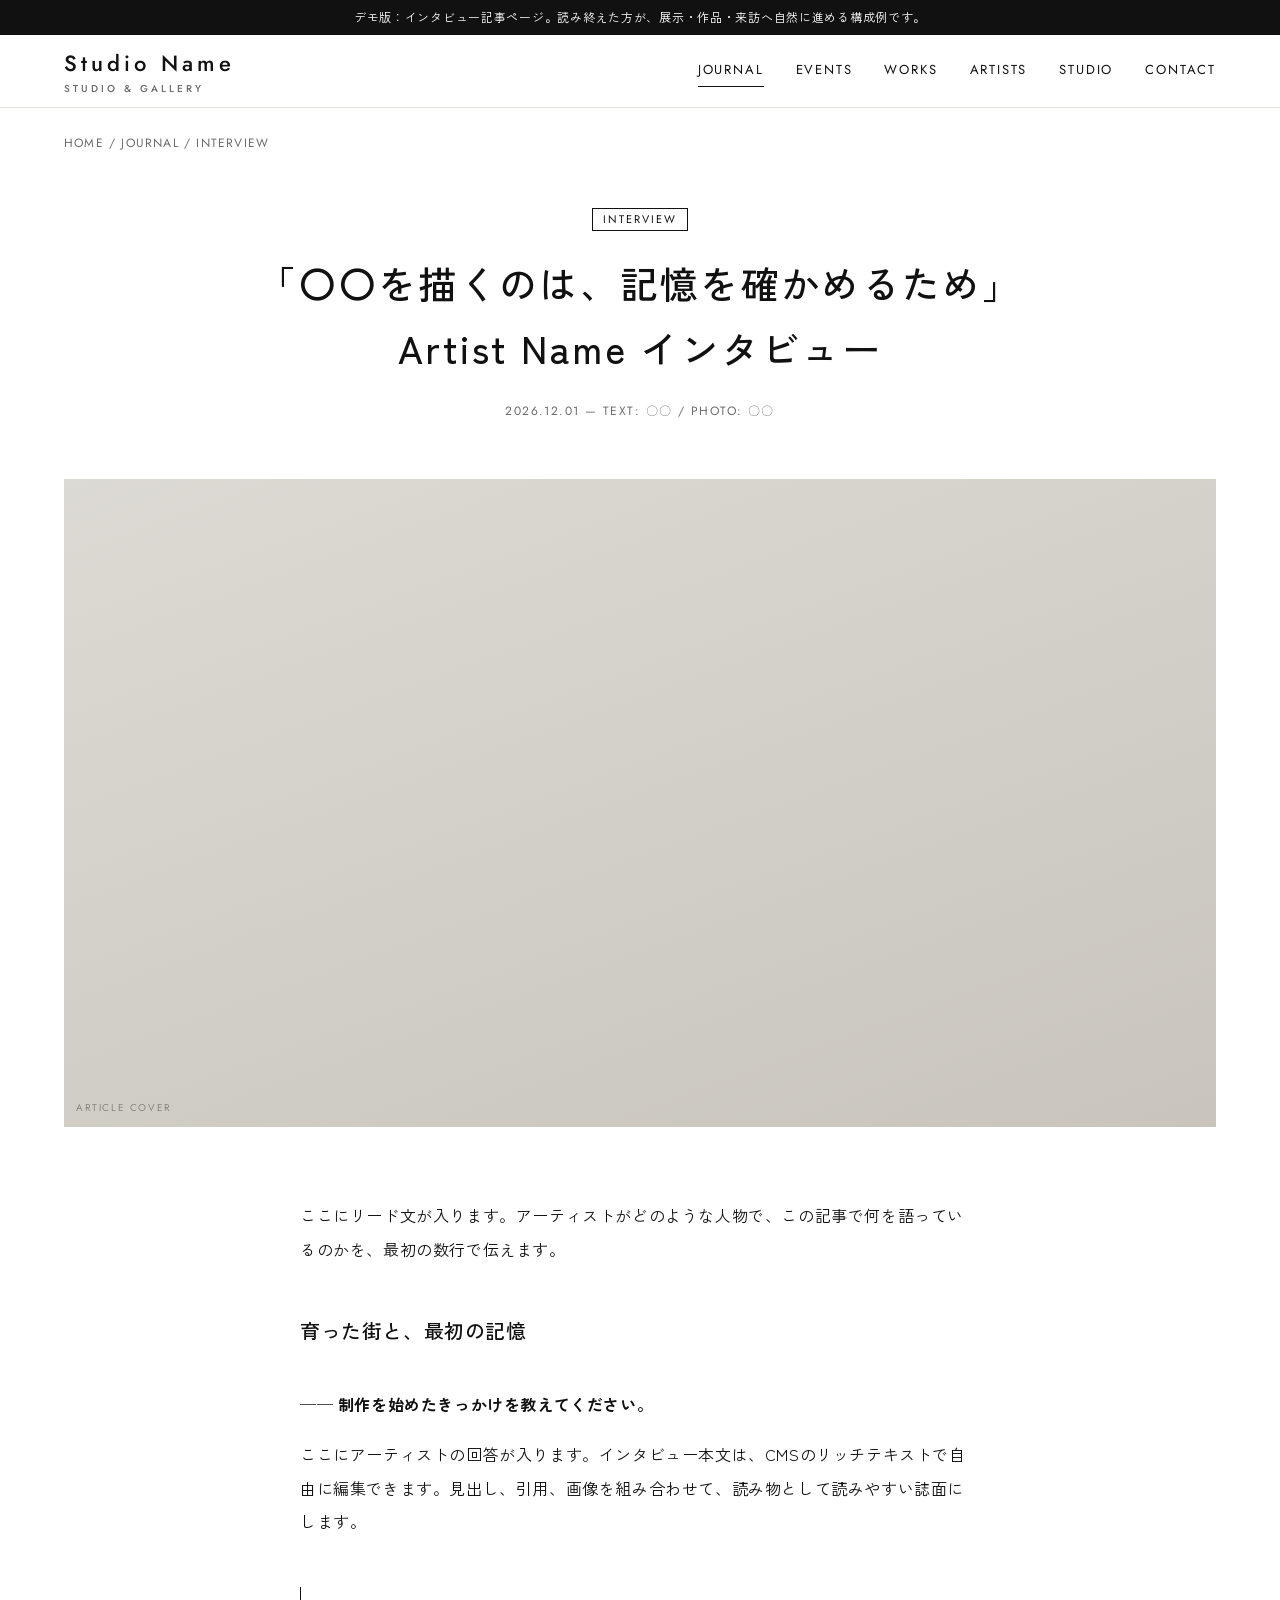
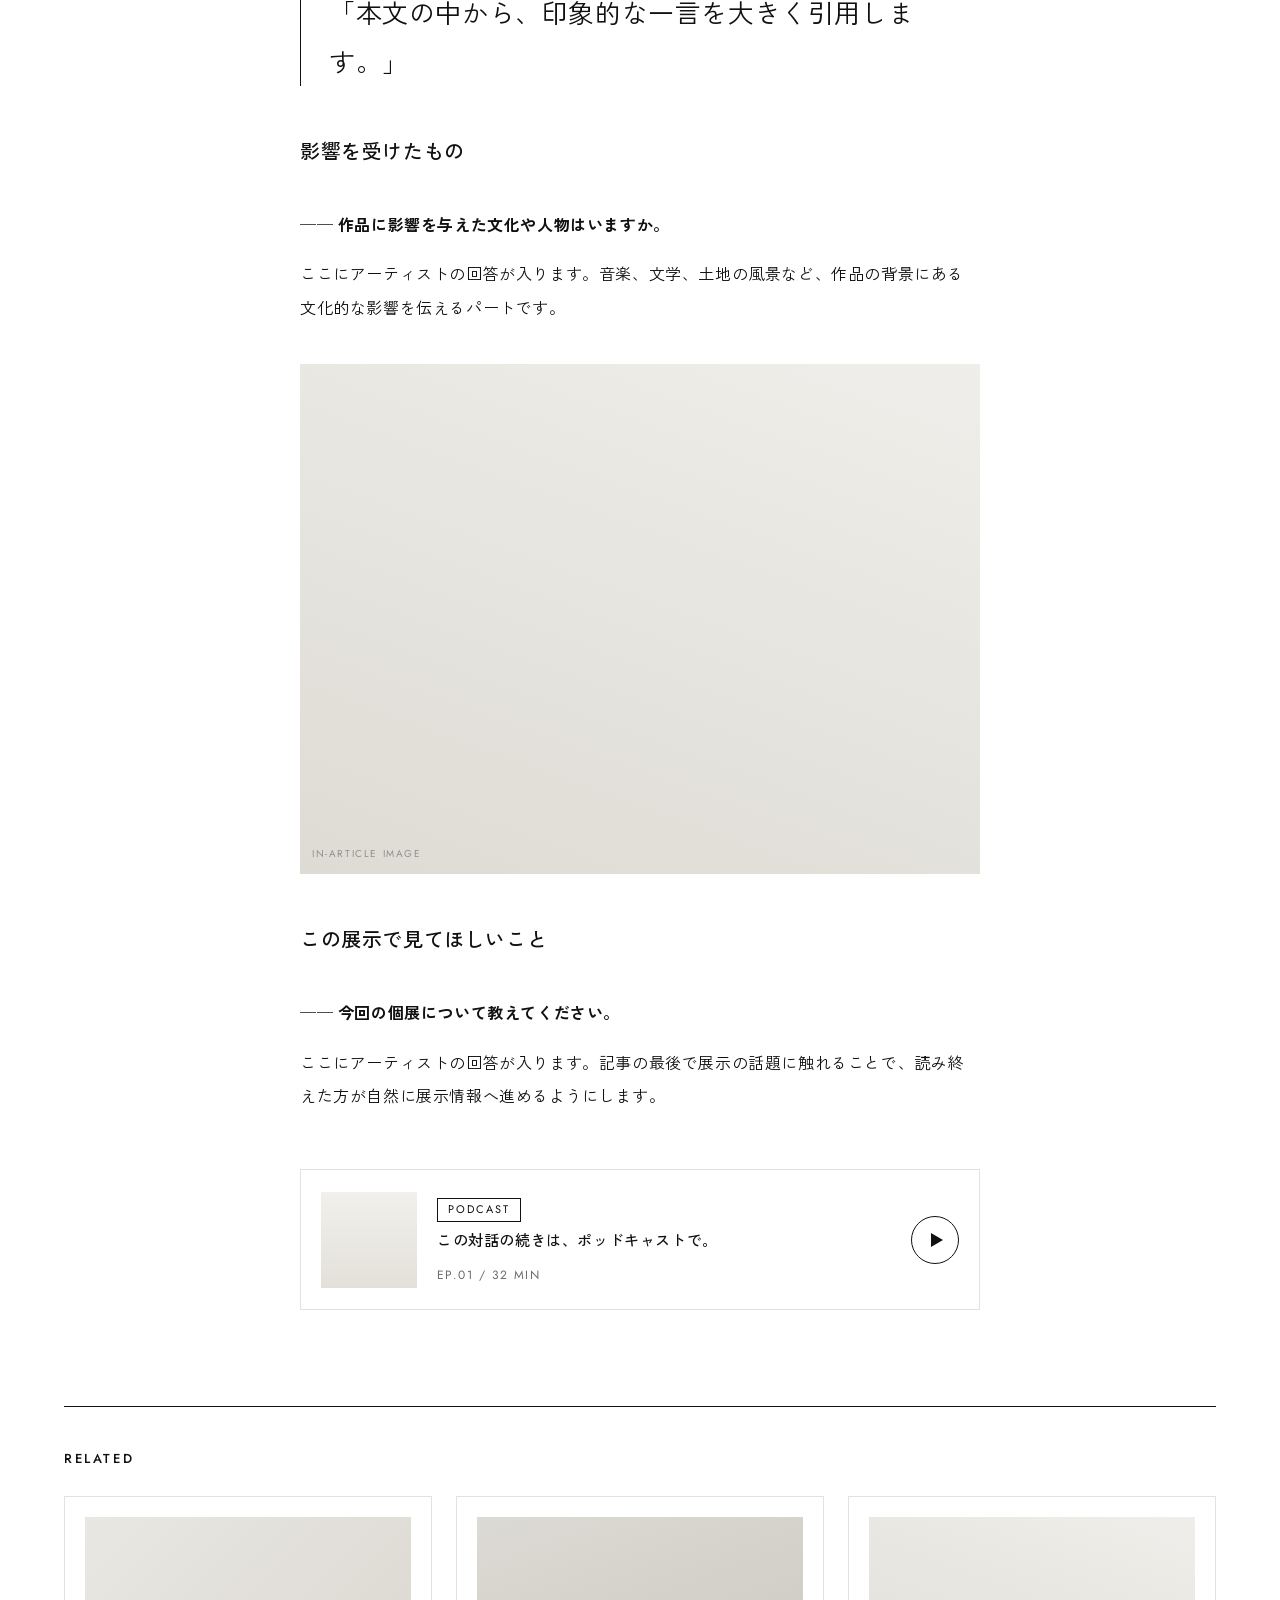
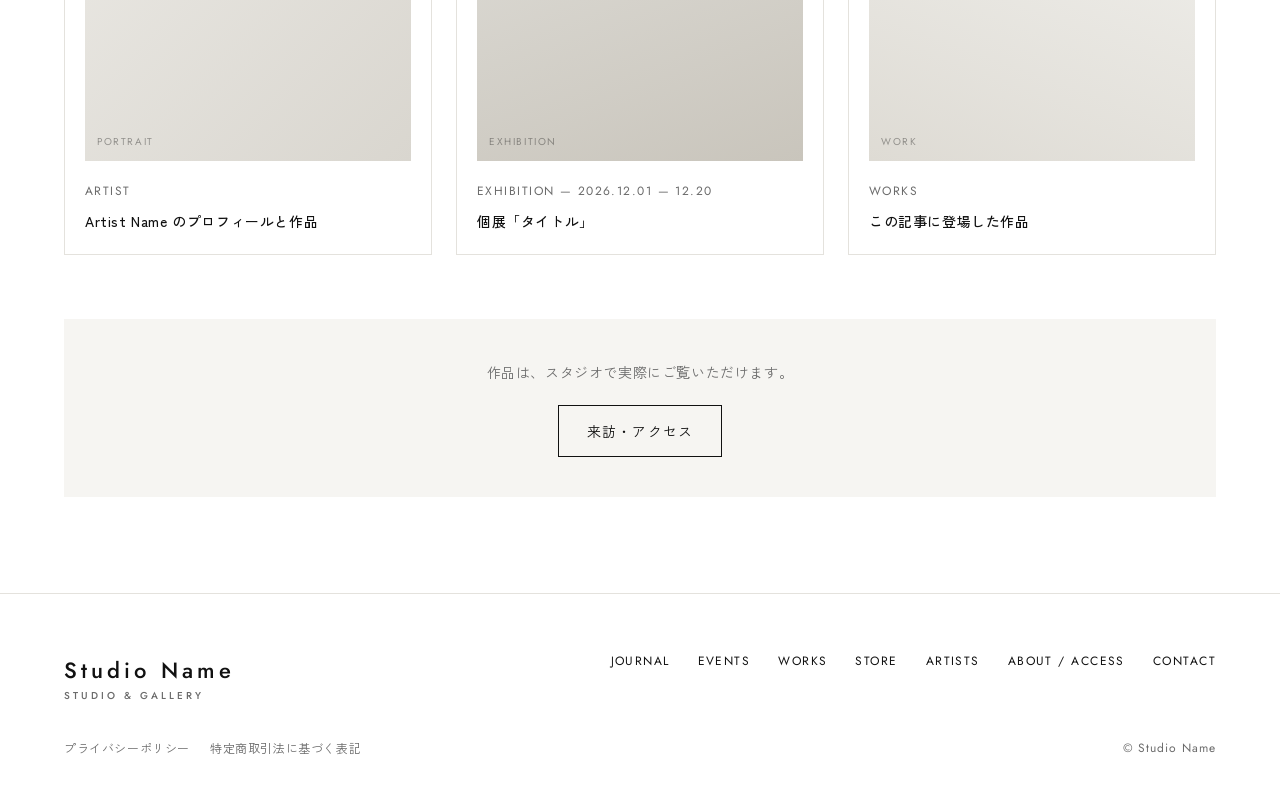
<file: journal.html>
<!DOCTYPE html>
<html lang="ja">
<head>
<meta charset="UTF-8">
<meta name="viewport" content="width=device-width, initial-scale=1">
<title>Interview | Studio &amp; Gallery Demo</title>
<meta name="robots" content="noindex">
<link rel="preconnect" href="https://fonts.googleapis.com">
<link rel="preconnect" href="https://fonts.gstatic.com" crossorigin>
<link href="https://fonts.googleapis.com/css2?family=Jost:wght@300;400;500&family=Zen+Kaku+Gothic+New:wght@400;500;700&display=swap" rel="stylesheet">
<link rel="stylesheet" href="assets/style.css">
</head>
<body>

<div class="demo-bar">デモ版：インタビュー記事ページ。読み終えた方が、展示・作品・来訪へ自然に進める構成例です。</div>

<header class="header">
  <div class="wrap">
    <a href="index.html" class="logo">Studio Name<small>STUDIO &amp; GALLERY</small></a>
    <button class="menu-btn" aria-expanded="false">MENU</button>
    <nav class="nav">
      <a href="index.html#journal" class="is-current">JOURNAL</a>
      <a href="index.html#events">EVENTS</a>
      <a href="index.html#works">WORKS</a>
      <a href="index.html#artists">ARTISTS</a>
      <a href="index.html#studio">STUDIO</a>
      <a href="index.html#contact">CONTACT</a>
    </nav>
  </div>
</header>

<main class="wrap">
  <div class="breadcrumb"><a href="index.html">HOME</a> / <a href="index.html#journal">JOURNAL</a> / INTERVIEW</div>

  <header class="article-head">
    <span class="label">INTERVIEW</span>
    <h1>「〇〇を描くのは、記憶を確かめるため」<br>Artist Name インタビュー</h1>
    <div class="meta">2026.12.01 — TEXT: 〇〇 / PHOTO: 〇〇</div>
  </header>

  <div class="ph t2 article-cover" data-label="ARTICLE COVER"></div>

  <article class="article-body prose">
    <p>ここにリード文が入ります。アーティストがどのような人物で、この記事で何を語っているのかを、最初の数行で伝えます。</p>

    <h3>育った街と、最初の記憶</h3>
    <p class="q">── 制作を始めたきっかけを教えてください。</p>
    <p>ここにアーティストの回答が入ります。インタビュー本文は、CMSのリッチテキストで自由に編集できます。見出し、引用、画像を組み合わせて、読み物として読みやすい誌面にします。</p>

    <div class="quote">「本文の中から、印象的な一言を大きく引用します。」</div>

    <h3>影響を受けたもの</h3>
    <p class="q">── 作品に影響を与えた文化や人物はいますか。</p>
    <p>ここにアーティストの回答が入ります。音楽、文学、土地の風景など、作品の背景にある文化的な影響を伝えるパートです。</p>

    <div class="ph t3 r-land" data-label="IN-ARTICLE IMAGE" style="margin:40px 0"></div>

    <h3>この展示で見てほしいこと</h3>
    <p class="q">── 今回の個展について教えてください。</p>
    <p>ここにアーティストの回答が入ります。記事の最後で展示の話題に触れることで、読み終えた方が自然に展示情報へ進めるようにします。</p>

    <div class="podcast" style="margin-top:56px">
      <div class="ph t5" data-label=""></div>
      <div><span class="label">PODCAST</span><h4>この対話の続きは、ポッドキャストで。</h4><span class="meta">EP.01 / 32 MIN</span></div>
      <button class="play" aria-label="再生"></button>
    </div>
  </article>

  <section class="related">
    <h2>RELATED</h2>
    <div class="related-grid">
      <a href="artist.html" class="related-item">
        <div class="ph r-land" data-label="PORTRAIT"></div>
        <span class="meta">ARTIST</span>
        <h3>Artist Name のプロフィールと作品</h3>
      </a>
      <a href="index.html#events" class="related-item">
        <div class="ph t2 r-land" data-label="EXHIBITION"></div>
        <span class="meta">EXHIBITION — 2026.12.01 — 12.20</span>
        <h3>個展「タイトル」</h3>
      </a>
      <a href="artist.html#works" class="related-item">
        <div class="ph t3 r-land" data-label="WORK"></div>
        <span class="meta">WORKS</span>
        <h3>この記事に登場した作品</h3>
      </a>
    </div>
  </section>

  <div class="visit-note" style="margin-bottom:96px">
    <p>作品は、スタジオで実際にご覧いただけます。</p>
    <div class="btns">
      <a href="index.html#studio" class="btn">来訪・アクセス</a>
    </div>
  </div>
</main>

<footer class="footer">
  <div class="wrap">
    <a href="index.html" class="logo">Studio Name<small>STUDIO &amp; GALLERY</small></a>
    <nav>
      <a href="index.html#journal">JOURNAL</a><a href="index.html#events">EVENTS</a><a href="index.html#works">WORKS</a>
      <a href="index.html#works">STORE</a><a href="index.html#artists">ARTISTS</a><a href="index.html#studio">ABOUT / ACCESS</a><a href="index.html#contact">CONTACT</a>
    </nav>
    <div class="legal">
      <div><a href="#">プライバシーポリシー</a><a href="#">特定商取引法に基づく表記</a></div>
      <span class="en">© Studio Name</span>
    </div>
  </div>
</footer>

<nav class="sp-bar" aria-label="クイックアクション">
  <a href="index.html#events"><svg viewBox="0 0 24 24" fill="none" stroke="currentColor" stroke-width="1.5"><rect x="3" y="5" width="18" height="16"/><path d="M3 10h18M8 3v4M16 3v4"/></svg>予約</a>
  <a href="https://www.instagram.com/" target="_blank" rel="noopener"><svg viewBox="0 0 24 24" fill="none" stroke="currentColor" stroke-width="1.5"><rect x="3" y="3" width="18" height="18" rx="5"/><circle cx="12" cy="12" r="4"/><circle cx="17.5" cy="6.5" r=".8" fill="currentColor"/></svg>Instagram</a>
  <a href="#" data-mail data-subject="【Studio Name】展示・作品についてのお問い合わせ" data-body="お名前：&#10;お問い合わせ内容："><svg viewBox="0 0 24 24" fill="none" stroke="currentColor" stroke-width="1.5"><rect x="3" y="5" width="18" height="14"/><path d="M3 6l9 7 9-7"/></svg>メール</a>
  <a href="index.html#studio"><svg viewBox="0 0 24 24" fill="none" stroke="currentColor" stroke-width="1.5"><path d="M12 21s-7-6.5-7-12a7 7 0 0114 0c0 5.5-7 12-7 12z"/><circle cx="12" cy="9" r="2.5"/></svg>アクセス</a>
</nav>

<script src="assets/main.js"></script>
</body>
</html>
</file>
<file: assets/style.css>
/* Studio & Gallery — Demo */
:root {
  --bg: #ffffff;
  --paper: #f6f5f2;
  --ink: #111111;
  --sub: #6b6b6b;
  --line: #e4e2dd;
  --accent: #111111;
  --en: "Jost", sans-serif;
  --ja: "Zen Kaku Gothic New", sans-serif;
  --pad: clamp(20px, 5vw, 80px);
  --max: 1280px;
}

*, *::before, *::after { box-sizing: border-box; }
html { scroll-behavior: smooth; }
body {
  margin: 0;
  background: var(--bg);
  color: var(--ink);
  font-family: var(--ja);
  font-size: 15px;
  line-height: 1.9;
  letter-spacing: 0.04em;
  -webkit-font-smoothing: antialiased;
}
img { max-width: 100%; display: block; }
a { color: inherit; text-decoration: none; }
p { margin: 0 0 1em; }
h1, h2, h3, h4 { margin: 0; font-weight: 500; }

.en { font-family: var(--en); letter-spacing: 0.08em; }
.wrap { max-width: var(--max); margin: 0 auto; padding: 0 var(--pad); }

/* Demo notice */
.demo-bar {
  background: var(--ink);
  color: #fff;
  font-size: 12px;
  text-align: center;
  padding: 6px 16px;
  letter-spacing: 0.06em;
}

/* Header */
.header {
  position: sticky; top: 0; z-index: 50;
  background: rgba(255,255,255,0.92);
  backdrop-filter: blur(8px);
  border-bottom: 1px solid var(--line);
}
.header .wrap {
  display: flex; align-items: center; justify-content: space-between;
  height: 72px;
}
.logo {
  font-family: var(--en);
  font-weight: 500;
  font-size: 22px;
  letter-spacing: 0.18em;
}
.logo small {
  display: block;
  font-size: 10px;
  letter-spacing: 0.3em;
  color: var(--sub);
  margin-top: -6px;
}
.nav { display: flex; gap: 32px; }
.nav a {
  font-family: var(--en);
  font-size: 13px;
  letter-spacing: 0.14em;
  position: relative;
}
.nav a::after {
  content: ""; position: absolute; left: 0; bottom: -4px;
  width: 0; height: 1px; background: var(--ink);
  transition: width .3s;
}
.nav a:hover::after, .nav a.is-current::after { width: 100%; }
.menu-btn {
  display: none;
  background: none; border: 0; padding: 8px; cursor: pointer;
  font-family: var(--en); font-size: 13px; letter-spacing: 0.14em; color: var(--ink);
}

/* Image placeholders */
.ph {
  position: relative;
  background: linear-gradient(135deg, #e9e7e2 0%, #d9d6cf 100%);
  overflow: hidden;
}
.ph::after {
  content: attr(data-label);
  position: absolute; left: 12px; bottom: 10px;
  font-family: var(--en); font-size: 10px; letter-spacing: 0.16em;
  color: rgba(0,0,0,0.35);
}
.ph.t2 { background: linear-gradient(160deg, #dcdad4 0%, #c9c5bc 100%); }
.ph.t3 { background: linear-gradient(200deg, #efeeea 0%, #dedbd4 100%); }
.ph.t4 { background: linear-gradient(120deg, #cfcbc2 0%, #b9b4aa 100%); }
.ph.t5 { background: linear-gradient(180deg, #f1f0ec 0%, #e3e0d9 100%); }
.r-wide { aspect-ratio: 16 / 9; }
.r-land { aspect-ratio: 4 / 3; }
.r-port { aspect-ratio: 3 / 4; }
.r-sq { aspect-ratio: 1 / 1; }

/* Section */
.sec { padding: clamp(72px, 10vw, 140px) 0; }
.sec + .sec { border-top: 1px solid var(--line); }
.sec.paper { background: var(--paper); border-top: 0; }
.sec-head {
  display: flex; align-items: flex-end; justify-content: space-between;
  margin-bottom: clamp(32px, 5vw, 56px);
  gap: 24px;
}
.sec-title {
  font-family: var(--en);
  font-size: clamp(28px, 3.6vw, 44px);
  font-weight: 400;
  letter-spacing: 0.12em;
  line-height: 1.2;
}
.sec-title span {
  display: block;
  font-family: var(--ja);
  font-size: 12px;
  letter-spacing: 0.2em;
  color: var(--sub);
  margin-top: 10px;
}
.more {
  font-family: var(--en);
  font-size: 13px;
  letter-spacing: 0.14em;
  white-space: nowrap;
  border-bottom: 1px solid var(--ink);
  padding-bottom: 2px;
}
.more::after { content: " →"; }

.label {
  display: inline-block;
  font-family: var(--en);
  font-size: 11px;
  letter-spacing: 0.18em;
  border: 1px solid var(--ink);
  padding: 2px 10px;
  line-height: 1.6;
}
.label.fill { background: var(--ink); color: #fff; }
.meta { font-family: var(--en); font-size: 12px; letter-spacing: 0.12em; color: var(--sub); }

/* Hero */
.hero { padding: clamp(24px, 4vw, 48px) 0 clamp(72px, 9vw, 120px); }
.hero-grid {
  display: grid;
  grid-template-columns: 1.4fr 1fr;
  gap: clamp(32px, 5vw, 72px);
  align-items: end;
}
.hero-grid .ph { aspect-ratio: 4 / 5; }
.hero-kicker { margin-bottom: 28px; display: flex; gap: 12px; align-items: center; }
.hero-title {
  font-family: var(--en);
  font-size: clamp(40px, 6vw, 84px);
  font-weight: 400;
  line-height: 1.05;
  letter-spacing: 0.04em;
  margin-bottom: 24px;
}
.hero-lead { font-size: 17px; line-height: 2; margin-bottom: 32px; }
.hero-links { display: grid; gap: 0; border-top: 1px solid var(--line); }
.hero-links a {
  display: flex; justify-content: space-between; align-items: center;
  padding: 16px 0; border-bottom: 1px solid var(--line);
  font-size: 14px;
  transition: padding .3s;
}
.hero-links a:hover { padding-left: 8px; }
.hero-links a .en { font-size: 11px; color: var(--sub); }

/* Statement */
.statement { text-align: center; }
.statement p.big {
  font-size: clamp(20px, 2.4vw, 28px);
  line-height: 2.1;
  letter-spacing: 0.1em;
  margin-bottom: 24px;
}
.statement p.small { color: var(--sub); font-size: 14px; }

/* Feature (journal / podcast) */
.feature-grid {
  display: grid;
  grid-template-columns: 1.3fr 1fr;
  gap: clamp(32px, 4vw, 56px);
}
.card .ph { margin-bottom: 20px; }
.card h3 { font-size: 18px; line-height: 1.7; margin: 10px 0 8px; }
.card p { color: var(--sub); font-size: 14px; }
.card:hover .ph { opacity: .85; }
.card .ph { transition: opacity .3s; }
.card-list { display: grid; gap: 28px; }
.card-row { display: grid; grid-template-columns: 140px 1fr; gap: 20px; align-items: start; }
.card-row .ph { margin: 0; }
.card-row h3 { font-size: 15px; margin: 6px 0 0; }

.podcast {
  display: grid; grid-template-columns: 96px 1fr auto; gap: 20px; align-items: center;
  border: 1px solid var(--line); padding: 20px; background: #fff;
}
.podcast .ph { aspect-ratio: 1; }
.podcast h4 { font-size: 15px; line-height: 1.6; margin: 4px 0; }
.play {
  width: 48px; height: 48px; border-radius: 50%;
  border: 1px solid var(--ink); background: #fff; cursor: pointer;
  display: grid; place-items: center;
}
.play::before {
  content: ""; border-left: 12px solid var(--ink);
  border-top: 7px solid transparent; border-bottom: 7px solid transparent;
  margin-left: 3px;
}

/* Events */
.event-grid { display: grid; grid-template-columns: repeat(3, 1fr); gap: clamp(24px, 3vw, 40px); }
.event-grid.cols-2 { grid-template-columns: repeat(2, 1fr); }
.event h3 { font-size: 17px; margin: 12px 0 6px; line-height: 1.6; }
.event .date { font-family: var(--en); font-size: 14px; letter-spacing: 0.08em; }

/* Calendar block */
.calendar {
  margin-top: 56px;
  display: grid; grid-template-columns: 1fr 1fr; gap: 0;
  border: 1px solid var(--line);
}
.calendar > div { padding: 32px; }
.calendar > div + div { border-left: 1px solid var(--line); }
.cal-embed {
  background: var(--paper);
  min-height: 220px;
  display: grid; place-items: center;
  text-align: center; color: var(--sub); font-size: 13px;
}

/* Works */
.works-grid { display: grid; grid-template-columns: repeat(4, 1fr); gap: clamp(20px, 2.4vw, 32px); }
.work h3 { font-size: 14px; margin: 14px 0 2px; font-weight: 500; }
.work .artist { font-size: 12px; color: var(--sub); }
.work .price { font-family: var(--en); font-size: 14px; margin-top: 6px; }
.work .price.sold { color: var(--sub); }

/* Artists */
.artist-grid { display: grid; grid-template-columns: repeat(4, 1fr); gap: clamp(20px, 2.4vw, 32px); }
.artist-card h3 { font-family: var(--en); font-size: 16px; letter-spacing: 0.08em; margin-top: 14px; }
.artist-card .ja { font-size: 12px; color: var(--sub); }
.artist-card .tags { font-size: 11px; color: var(--sub); margin-top: 6px; letter-spacing: 0.08em; }

/* Studio / Access */
.studio-grid { display: grid; grid-template-columns: 1fr 1fr; gap: clamp(32px, 5vw, 72px); align-items: start; }
.spec { border-top: 1px solid var(--ink); margin: 24px 0 32px; }
.spec dl { display: grid; grid-template-columns: 120px 1fr; margin: 0; }
.spec dt, .spec dd { padding: 14px 0; border-bottom: 1px solid var(--line); margin: 0; font-size: 14px; }
.spec dt { color: var(--sub); }
.map {
  aspect-ratio: 16 / 10;
  background: var(--paper);
  display: grid; place-items: center; color: var(--sub); font-size: 13px;
  margin-top: 24px;
}

/* Buttons */
.btns { display: flex; flex-wrap: wrap; gap: 12px; }
.btn {
  display: inline-flex; align-items: center; justify-content: center; gap: 10px;
  min-height: 52px; padding: 0 28px;
  border: 1px solid var(--ink);
  font-size: 14px; letter-spacing: 0.08em;
  transition: background .25s, color .25s;
}
.btn:hover { background: var(--ink); color: #fff; }
.btn.fill { background: var(--ink); color: #fff; }
.btn.fill:hover { background: #fff; color: var(--ink); }

/* Contact */
.contact { text-align: center; }
.contact .btns { justify-content: center; margin-top: 32px; }

/* Footer */
.footer { border-top: 1px solid var(--line); padding: 56px 0 40px; font-size: 13px; }
.footer .wrap { display: grid; grid-template-columns: 1fr auto; gap: 32px; }
.footer nav { display: flex; flex-wrap: wrap; gap: 8px 28px; font-family: var(--en); letter-spacing: 0.12em; font-size: 12px; }
.footer .legal { grid-column: 1 / -1; display: flex; justify-content: space-between; flex-wrap: wrap; gap: 12px; color: var(--sub); font-size: 12px; }
.footer .legal a { margin-right: 20px; }

/* Mobile fixed bar */
.sp-bar { display: none; }

/* ---------- Article / Artist pages ---------- */
.breadcrumb { font-family: var(--en); font-size: 12px; color: var(--sub); letter-spacing: 0.1em; padding-top: 24px; }
.breadcrumb a:hover { color: var(--ink); }

.artist-hero { display: grid; grid-template-columns: 1fr 1.2fr; gap: clamp(32px, 5vw, 80px); padding-top: 40px; padding-bottom: clamp(64px, 8vw, 120px); align-items: end; }
.artist-hero h1 { font-family: var(--en); font-size: clamp(40px, 5.5vw, 76px); font-weight: 400; letter-spacing: 0.04em; line-height: 1.05; }
.artist-hero .ja { color: var(--sub); margin: 8px 0 28px; }
.artist-hero .ph { aspect-ratio: 4 / 5; }

.tabs {
  position: sticky; top: 72px; z-index: 40;
  background: #fff; border-bottom: 1px solid var(--line);
}
.tabs .wrap { display: flex; gap: 32px; overflow-x: auto; }
.tabs a { font-family: var(--en); font-size: 13px; letter-spacing: 0.14em; padding: 16px 0; white-space: nowrap; color: var(--sub); }
.tabs a:hover { color: var(--ink); }

.two-col { display: grid; grid-template-columns: 280px 1fr; gap: clamp(32px, 5vw, 80px); }
.two-col h2 { font-family: var(--en); font-size: 24px; font-weight: 400; letter-spacing: 0.12em; }
.two-col h2 span { display: block; font-family: var(--ja); font-size: 12px; color: var(--sub); letter-spacing: 0.2em; margin-top: 6px; }
.prose { max-width: 680px; font-size: 16px; line-height: 2.1; }
.prose h3 { font-size: 20px; margin: 48px 0 20px; line-height: 1.7; }
.prose .q { font-weight: 700; margin-top: 40px; }
.quote {
  font-size: clamp(20px, 2.4vw, 26px);
  line-height: 1.9;
  border-left: 1px solid var(--ink);
  padding-left: 28px;
  margin: 48px 0;
}

.article-head { max-width: 880px; margin: 0 auto; text-align: center; padding: 48px 0 56px; }
.article-head h1 { font-size: clamp(24px, 3.2vw, 38px); line-height: 1.7; letter-spacing: 0.06em; margin: 20px 0; }
.article-body { max-width: 680px; margin: 0 auto; }
.article-cover { aspect-ratio: 16 / 9; margin-bottom: 72px; }

.related {
  margin-top: 96px;
  border-top: 1px solid var(--ink);
  padding-top: 40px;
}
.related h2 { font-family: var(--en); font-size: 13px; letter-spacing: 0.2em; font-weight: 500; margin-bottom: 24px; }
.related-grid { display: grid; grid-template-columns: repeat(3, 1fr); gap: 24px; }
.related-item { border: 1px solid var(--line); padding: 20px; transition: border-color .3s; }
.related-item:hover { border-color: var(--ink); }
.related-item .ph { margin-bottom: 14px; }
.related-item h3 { font-size: 14px; line-height: 1.7; margin-top: 6px; }

.visit-note {
  margin-top: 64px;
  background: var(--paper);
  padding: 40px;
  text-align: center;
}
.visit-note p { font-size: 14px; color: var(--sub); }
.visit-note .btns { justify-content: center; margin-top: 20px; }

/* ---------- Tablet ---------- */
@media (max-width: 1024px) {
  .works-grid, .artist-grid { grid-template-columns: repeat(3, 1fr); }
  .event-grid { grid-template-columns: repeat(2, 1fr); }
  .event-grid .event:nth-child(3) { display: none; }
  .nav { gap: 22px; }
}

/* ---------- Smartphone ---------- */
@media (max-width: 767px) {
  body { font-size: 14px; padding-bottom: 68px; }
  .header .wrap { height: 60px; }
  .logo { font-size: 18px; }
  .menu-btn { display: block; }
  .nav {
    position: fixed; inset: 60px 0 0 0;
    background: #fff;
    flex-direction: column; gap: 0;
    padding: 24px var(--pad);
    transform: translateX(100%);
    transition: transform .35s;
  }
  .nav.is-open { transform: none; }
  .nav a { font-size: 20px; padding: 16px 0; border-bottom: 1px solid var(--line); }
  .nav a::after { display: none; }

  .hero-grid, .feature-grid, .studio-grid, .artist-hero, .two-col, .calendar { grid-template-columns: 1fr; }
  .calendar > div + div { border-left: 0; border-top: 1px solid var(--line); }
  .calendar > div { padding: 24px; }
  .hero-lead { font-size: 15px; }
  .sec-head { align-items: flex-start; flex-direction: column; gap: 16px; }

  .event-grid, .event-grid.cols-2 { grid-template-columns: 1fr; }
  .event-grid .event:nth-child(3) { display: block; }
  .works-grid, .artist-grid { grid-template-columns: repeat(2, 1fr); gap: 24px 14px; }
  .related-grid { grid-template-columns: 1fr; }
  .card-row { grid-template-columns: 110px 1fr; }
  .podcast { grid-template-columns: 72px 1fr auto; padding: 14px; gap: 14px; }
  .spec dl { grid-template-columns: 96px 1fr; }
  .tabs { top: 60px; }
  .tabs .wrap { gap: 24px; }
  .footer .wrap { grid-template-columns: 1fr; }
  .visit-note { padding: 28px 20px; }
  .btn { width: 100%; }

  .sp-bar {
    display: grid; grid-template-columns: repeat(4, 1fr);
    position: fixed; left: 0; right: 0; bottom: 0; z-index: 60;
    background: var(--ink); color: #fff;
    padding-bottom: env(safe-area-inset-bottom);
  }
  .sp-bar a {
    display: flex; flex-direction: column; align-items: center; justify-content: center; gap: 2px;
    height: 60px;
    font-size: 10px; letter-spacing: 0.08em;
    border-left: 1px solid rgba(255,255,255,0.15);
  }
  .sp-bar a:first-child { border-left: 0; }
  .sp-bar svg { width: 20px; height: 20px; }
}
</file>
